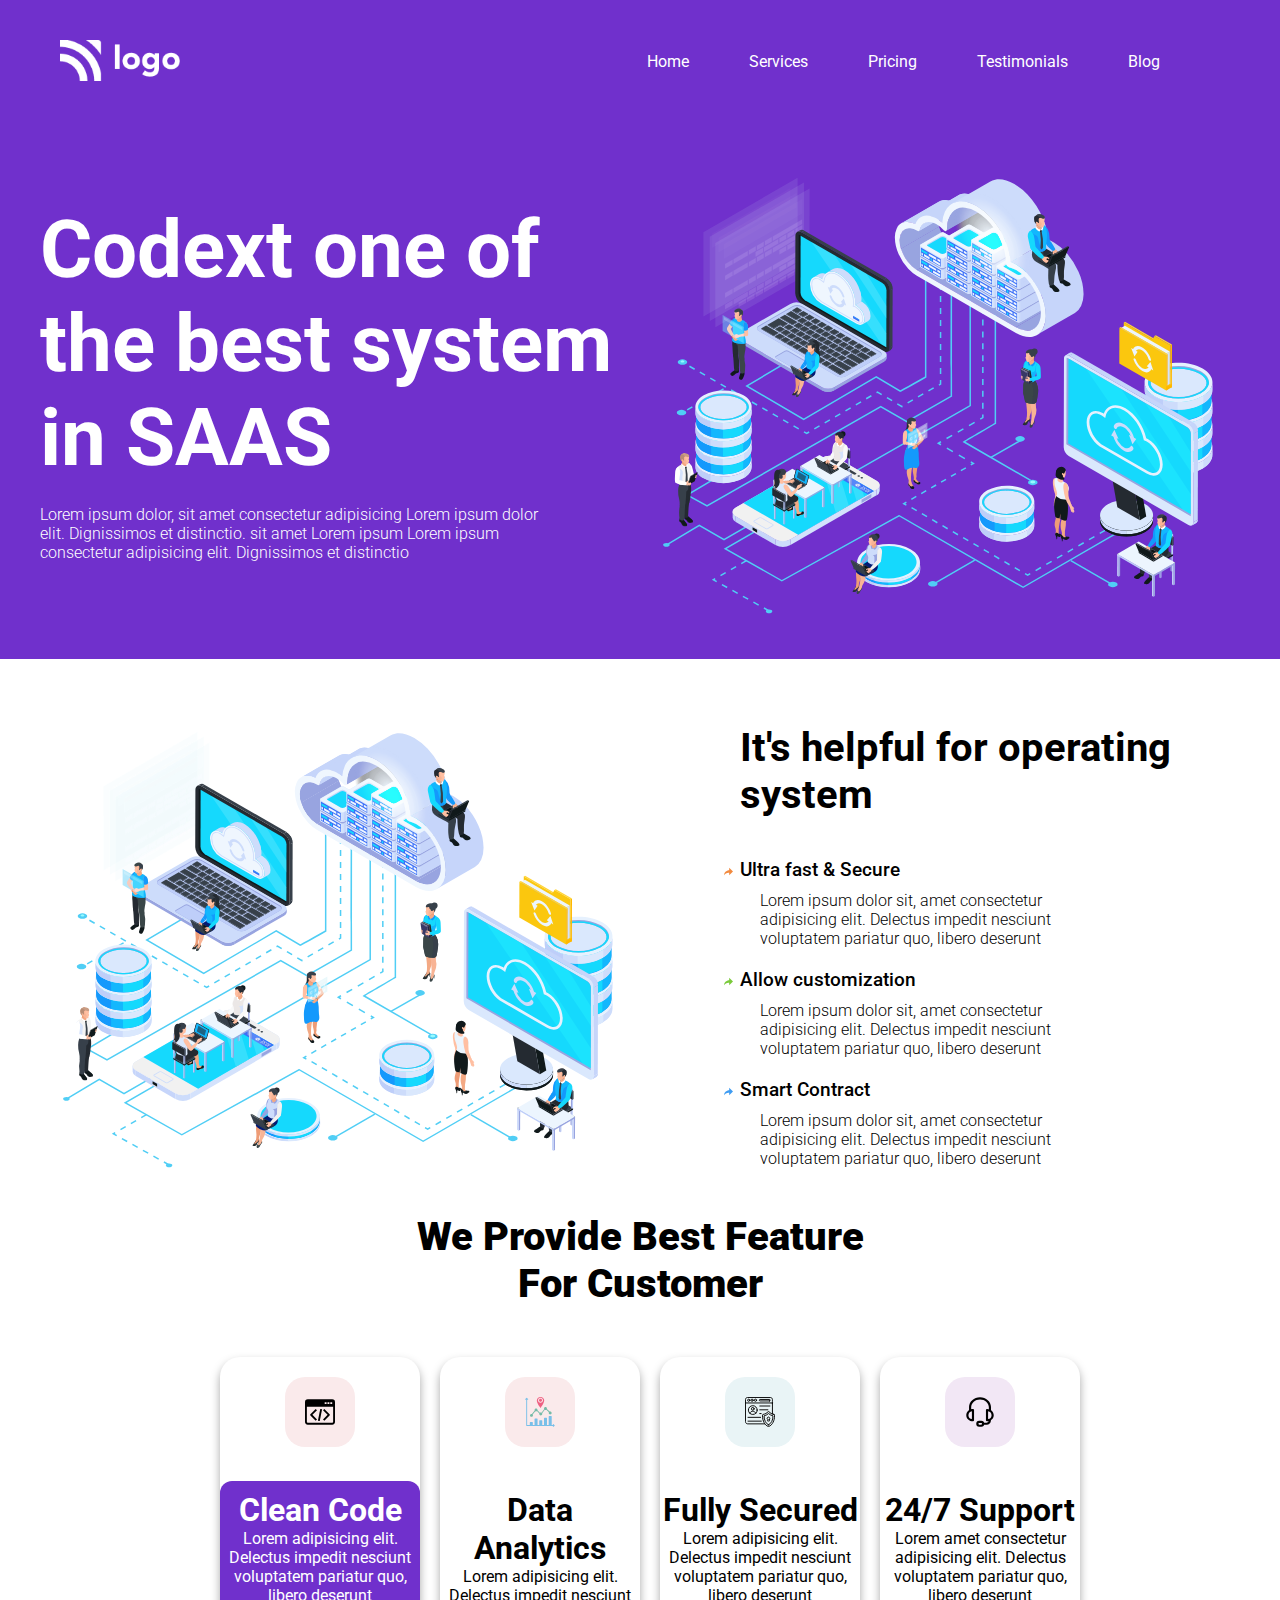
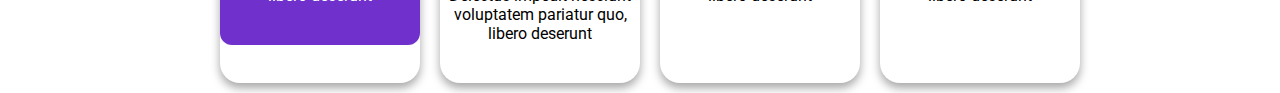
<file: index.html>
<!DOCTYPE html>
<html lang="en">
<head>
    <meta charset="UTF-8">
    <meta http-equiv="X-UA-Compatible" content="IE=edge">
    <meta name="viewport" content="width=device-width, initial-scale=1.0">
    <link rel="stylesheet" href="https://cdnjs.cloudflare.com/ajax/libs/font-awesome/6.1.2/css/all.min.css" integrity="sha512-1sCRPdkRXhBV2PBLUdRb4tMg1w2YPf37qatUFeS7zlBy7jJI8Lf4VHwWfZZfpXtYSLy85pkm9GaYVYMfw5BC1A==" crossorigin="anonymous" referrerpolicy="no-referrer" />
    <link rel="stylesheet" href="style.css">
    <title>Document</title>
</head>
<body>
    <section class="first-home">
        <nav class="nav">
            <div class="home-logo">
                <img src="photos/empty/white-logo.png" alt="">
            </div>
            <ul>
                <li><a href="">Home</a></li>
                <li><a href="service.html">Services</a></li>
                <li><a href="">Pricing</a></li>
                <li><a href="">Testimonials</a></li>
                <li><a href="">Blog</a></li>
            </ul>
            <div class="screen-bars">
                <i class="fa-solid fa-bars"></i>
            </div>
        </nav>
        <div class="codext home-div-first">
            <div>
                <h1>Codext one of <br> the best system <br> in SAAS</h1>
                <p>Lorem ipsum dolor, sit amet consectetur adipisicing Lorem ipsum dolor<br> elit. Dignissimos et distinctio. sit amet Lorem ipsum Lorem ipsum<br> consectetur adipisicing elit. Dignissimos et distinctio</p>
            </div>
            <div>
                <img src="photos/SAAS-landing-page/first.svg" alt="">
            </div>
        </div>
    </section>
    <div class="div-second home-div-first">
        <div>
            <img src="photos/SAAS-landing-page/first.svg" alt="">
        </div>
        <div class="points">
            <h1>It's helpful for operating <br> system</h1>
            <div>
                <li class="arrow1">Ultra fast & Secure</li>
                <p>Lorem ipsum dolor sit, amet consectetur adipisicing elit. Delectus impedit nesciunt voluptatem pariatur quo, libero deserunt</p>
            </div>
            <div class="arrow2">
                <li>Allow customization</li>
                <p>Lorem ipsum dolor sit, amet consectetur adipisicing elit. Delectus impedit nesciunt voluptatem pariatur quo, libero deserunt</p>
            </div>
            <div class="arrow3">
                <li>Smart Contract</li>
                <p>Lorem ipsum dolor sit, amet consectetur adipisicing elit. Delectus impedit nesciunt voluptatem pariatur quo, libero deserunt</p>
            </div>
        </div>
    </div>
    <h1 class="box-head"> We Provide Best Feature <br> For Customer</h1>
    <section class="boxes">
        <div class="code">
            <img src="photos/SAAS-landing-page/web-developing.svg" alt="">
            <h1 class="hov-h1">Clean Code</h1>
            <p class="hov-p">Lorem adipisicing elit. Delectus impedit nesciunt voluptatem pariatur quo, libero deserunt</p>
        </div>
        <div class="analytics">
            <img src="photos/SAAS-landing-page/data-analytics.svg" alt="">
            <h1>Data Analytics</h1>
            <p>Lorem adipisicing elit. Delectus impedit nesciunt voluptatem pariatur quo, libero deserunt</p>
        </div>
        <div class="secure">
            <img src="photos/SAAS-landing-page/secured-profile.svg" alt="">
            <h1>Fully Secured</h1>
            <p>Lorem adipisicing elit. Delectus impedit nesciunt voluptatem pariatur quo, libero deserunt</p>
        </div>
        <div class="supp">
            <img src="photos/SAAS-landing-page/support.svg" alt="">
            <h1>24/7 Support</h1>
            <p>Lorem amet consectetur adipisicing elit. Delectus voluptatem pariatur quo, libero deserunt</p>
        </div>
    </section>
</body>
</html>
</file>
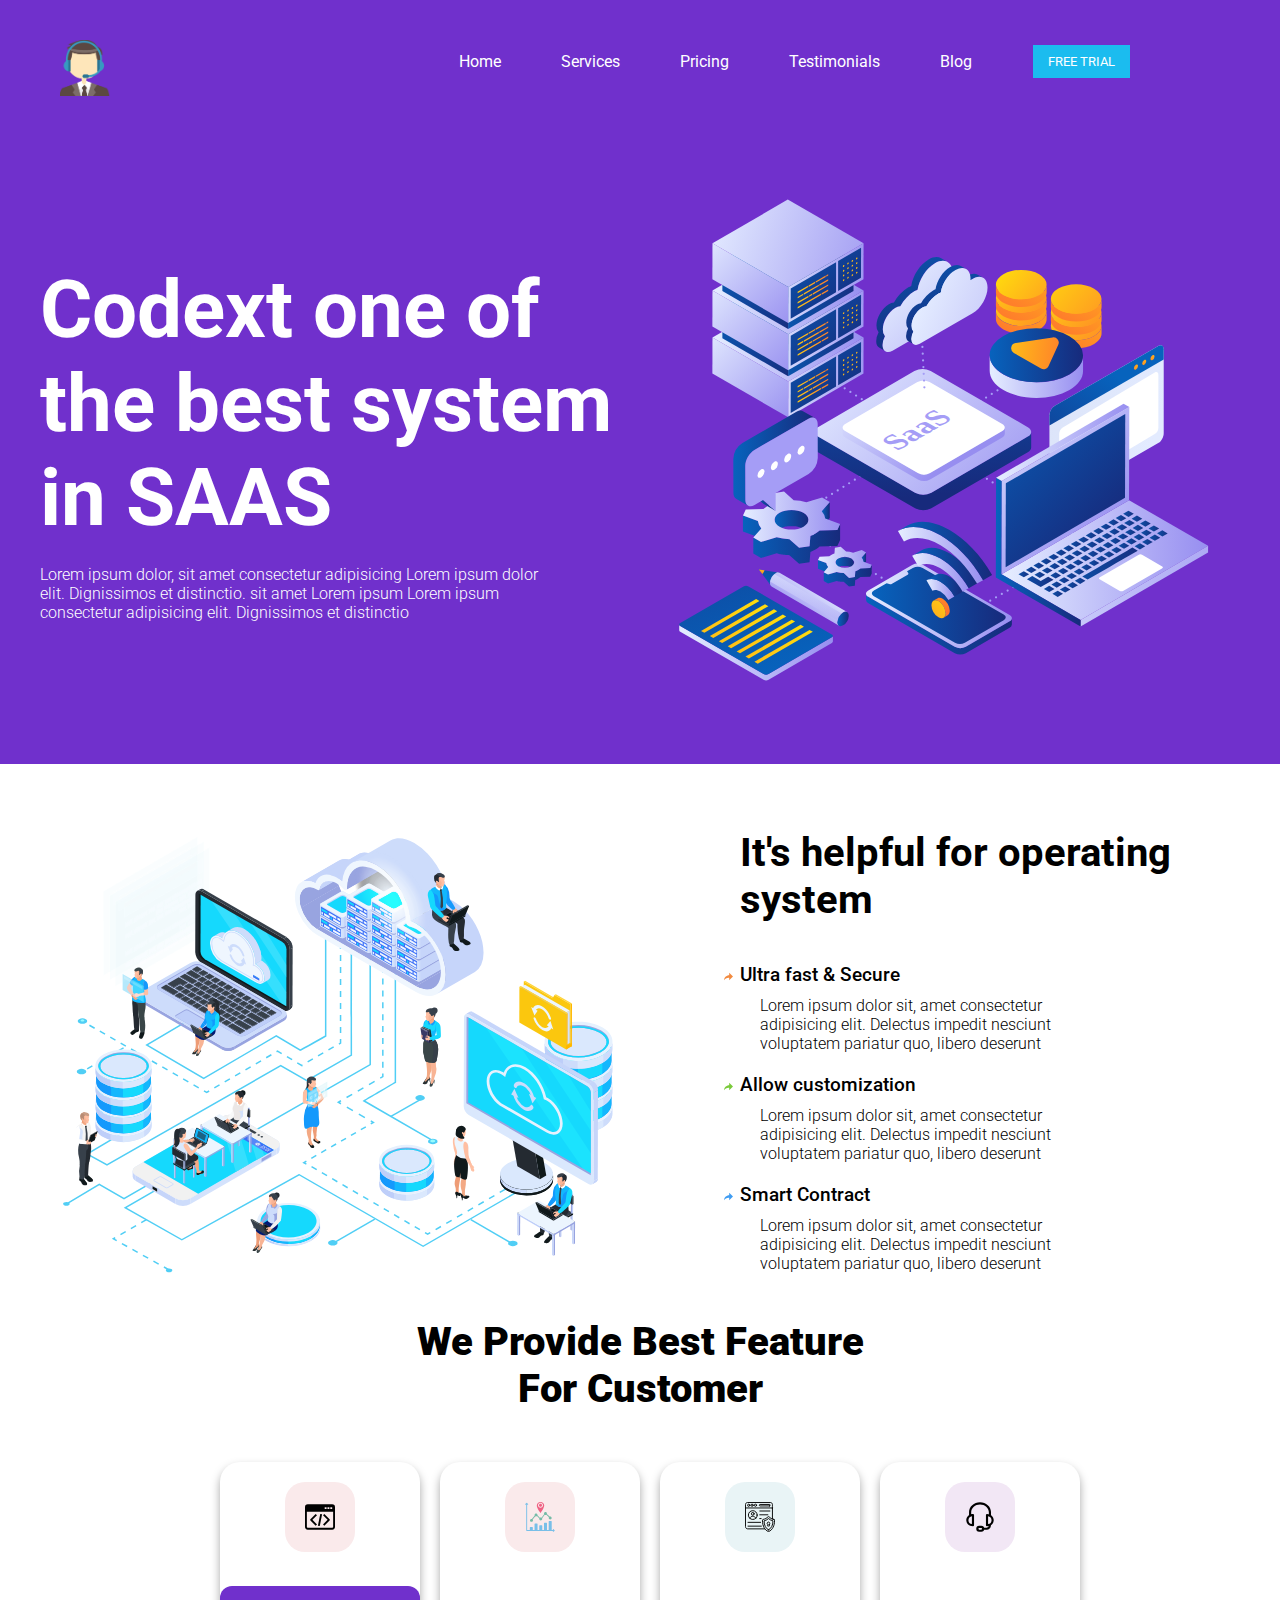
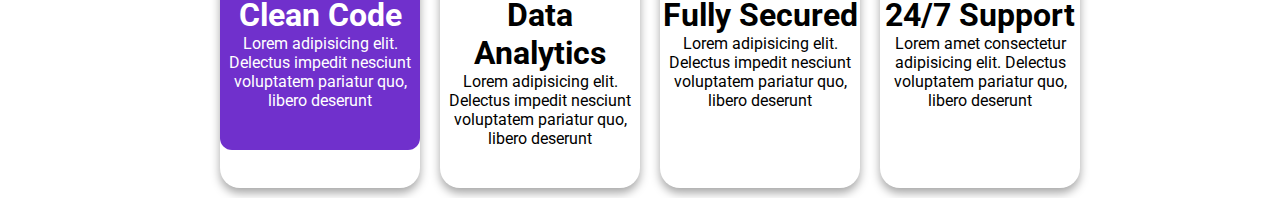
<file: service.html>
<!DOCTYPE html>
<html lang="en">
<head>
    <meta charset="UTF-8">
    <meta http-equiv="X-UA-Compatible" content="IE=edge">
    <meta name="viewport" content="width=device-width, initial-scale=1.0">
    <link rel="stylesheet" href="style.css">
    <link rel="stylesheet" href="service.css">
    <title>Document</title>
</head>
<body>
    <section class="first-home">
        <nav class="nav">
            <div class="home-logo next-page-logo">
                <img src="photos/empty/service-logo.png" alt="">
            </div>
            <ul>
                <li><a href="index.html">Home</a></li>
                <li><a href="">Services</a></li>
                <li><a href="">Pricing</a></li>
                <li><a href="">Testimonials</a></li>
                <li><a href="">Blog</a></li>
            </ul>
            <div>
                <button class="btn-group">Free Trial</button>
            </div>
        </nav>
        <div class="codext home-div-first">
            <div>
                <h1>Codext one of <br> the best system <br> in SAAS</h1>
                <p>Lorem ipsum dolor, sit amet consectetur adipisicing Lorem ipsum dolor<br> elit. Dignissimos et distinctio. sit amet Lorem ipsum Lorem ipsum<br> consectetur adipisicing elit. Dignissimos et distinctio</p>
            </div>
            <div>
                <img src="photos/SAAS-landing-page/second.svg" alt="">
            </div>
        </div>
    </section>
    <div class="div-second home-div-first">
        <div>
            <img src="photos/SAAS-landing-page/first.svg" alt="">
        </div>
        <div class="points">
            <h1>It's helpful for operating <br> system</h1>
            <div>
                <li class="arrow1">Ultra fast & Secure</li>
                <p>Lorem ipsum dolor sit, amet consectetur adipisicing elit. Delectus impedit nesciunt voluptatem pariatur quo, libero deserunt</p>
            </div>
            <div>
                <li class="arrow2">Allow customization</li>
                <p>Lorem ipsum dolor sit, amet consectetur adipisicing elit. Delectus impedit nesciunt voluptatem pariatur quo, libero deserunt</p>
            </div>
            <div>
                <li class="arrow3">Smart Contract</li>
                <p>Lorem ipsum dolor sit, amet consectetur adipisicing elit. Delectus impedit nesciunt voluptatem pariatur quo, libero deserunt</p>
            </div>
        </div>
    </div>
    <h1 class="box-head"> We Provide Best Feature <br> For Customer</h1>
    <section class="boxes">
        <div class="code">
            <img src="photos/SAAS-landing-page/web-developing.svg" alt="">
            <h1 class="hov-h1-service hov-h1">Clean Code</h1>
            <p class="hov-p">Lorem adipisicing elit. Delectus impedit nesciunt voluptatem pariatur quo, libero deserunt</p>
        </div>
        <div class="analytics">
            <img src="photos/SAAS-landing-page/data-analytics.svg" alt="">
            <h1>Data Analytics</h1>
            <p>Lorem adipisicing elit. Delectus impedit nesciunt voluptatem pariatur quo, libero deserunt</p>
        </div>
        <div class="secure">
            <img src="photos/SAAS-landing-page/secured-profile.svg" alt="">
            <h1>Fully Secured</h1>
            <p>Lorem adipisicing elit. Delectus impedit nesciunt voluptatem pariatur quo, libero deserunt</p>
        </div>
        <div class="supp">
            <img src="photos/SAAS-landing-page/support.svg" alt="">
            <h1>24/7 Support</h1>
            <p>Lorem amet consectetur adipisicing elit. Delectus voluptatem pariatur quo, libero deserunt</p>
        </div>
    </section>
</body>
</html>
</file>
<file: style.css>
@import url('https://fonts.googleapis.com/css2?family=Roboto:wght@300;400;500;700;900&display=swap');

*{
    margin: 0;
    padding: 0;
    outline: 0;
    font-family: 'Roboto', sans-serif;
}
.nav{
    display: flex;
    flex-direction: row;
    justify-content: space-between;
    padding-top: 40px;
    font-weight: 500;
    padding: 20px 60px;
    padding-top: 40px;
    color: #ffffff;
}
nav ul{
    display: flex;
    list-style-type: none;
    text-decoration: none;
    flex-direction: row;
    justify-content: space-between;
    padding-top: 12px;
    padding-left: 30%;
}
nav ul li a{
    margin-right: 60px;
    text-decoration: none;
    font-weight: 400;
    padding-top: 15px;
    color: #ffffff;
}
nav ul li a:hover{
    font-weight: 700;
    color: #1BBCEF;
}
.home-div-first{
    display: grid;
    grid-template-columns: 1fr 1fr;
    grid-template-rows: 1fr;
    align-items: center;
    padding: 20px 40px;
    color: #ffffff;
}
.first-home{
    background-color: #7030CC;
}
.home-div-first h1{
    font-weight: 700;
    font-size: 80px;
    padding-bottom: 20px;
}
.home-div-first img{
    width: 100%;
}
.home-logo img{
    width: 120px;
}
.home-div-first p{
    font-weight: 300;
}
.btn-group{
    padding: 9px 15px;
    background-color: #1BBCEF;
    color: #ffffff;
    text-transform: uppercase;
    border: none;
    margin-top: 5px;
    margin-right: 90px;
}
.points{
    display: grid;
    grid-template-columns: 1fr;
    grid-template-rows: 1fr;
    color: #000000;
    padding: 0px;
    margin: 0px;
    margin-left: 100px;
}
.points h1,.points div{
    padding-top: 20px;
}
.points p{
    padding-left: 20px;
    padding-top: 10px;
    padding-right: 150px;
}
.points h1{
    font-size: 40px;
}
.points li{
    font-size: larger;
    font-weight: 500;
    /* list-style-image: url("photos/someone/project13-icons/share-arrow2.svg"); */
}
.arrow1{
    list-style-image: url(photos/someone/project13-icons/share-arrow1.svg);
}
.arrow2{
    list-style-image: url(photos/someone/project13-icons/share-arrow2.svg);
}
.arrow3{
    list-style-image: url(photos/someone/project13-icons/share-arrow3.svg);
}
.boxes{
    display: grid;
    grid-template-columns: 1fr 1fr 1fr 1fr;
    grid-template-rows: 1fr;
    margin: 10px 200px;
}
.boxes img{
    width: 15%;
    padding: 20px 20px;
    border-radius: 20px;
    z-index: 2;
    margin-bottom: 30px;
}
.boxes div{
    text-align: center;
    margin-left: 20px;
    box-shadow: rgba(0, 0, 0, 0.35) 0px 5px 10px;
    border-radius: 20px;
    padding-top: 20px;
    /* padding-bottom: 40px; */
}
.boxes h1{
    padding-top: 10px;
}
.boxes p{
    padding-bottom: 40px;
    font-weight: 400;
}
.hov-h1{
    padding-top: 10px;
    color: #ffffff;
    border-radius: 12px 12px 0px 0px;
}
.hov-p{
    padding-bottom: 40px;
    color: #ffffff;
    border-radius: 0px 0px 12px 12px;
}
.code img{
    background-color: #FAEAEB;
}
.analytics img{
    background-color: #FAEAEB;
}
.secure img{
    background-color: #E9F4F6;
}
.supp img{
    background-color: #F2E7F5;
}
.box-head{
    text-align: center;
    padding-bottom: 40px;
    font-weight: 900;
    font-size: 40px;
}
.code p,.code h1{
    background-color: #7030CC;
}
.screen-bars{
    display: none;
}

@media screen and (max-width:1245px) {
    .first-home{
        width: 100%;
    }
    nav{
        width: 100%;
    }
    nav ul li a{
        margin-right: 20px;
    }
    nav ul{
        padding-left: 20px;
    }
}

@media screen and (max-width:1000px) {
    .div-second{
        grid-template-columns: 1fr;
    }
    .div-second img{
        width: 80%;
    }
    .boxes{
        grid-template-columns: 1fr 1fr;
    }
}

@media screen and (max-width:666px) {
    .points{
        margin-left: 0px;
    }
    .boxes{
        margin: 20px;
        row-gap: 20px;
    }
    .codext h1{
        font-size: 30px;
    }
    nav ul li{
        font-size: 13px;
        margin-right: 0px;
    }
    .nav{
        margin: 0px;
        padding: 10px;
    }
    .first-home{
        padding: 0px;
    }
    .home-logo img{
        width: 80px;
    }
    .home-logo{
        width: 60px;
    }
    .codext{
        display: flex;
        flex-wrap: wrap-reverse;
    }
    .nav ul li:nth-child(4){
        display: none;
    }
}

@media screen and (max-width:406px) {
    .nav ul li:nth-child(3){
        display: none;
    }
    .home-logo {
        width:80px;
    }
    .points p{
        padding-right: 0px;
    }
    .boxes h1{
        font-size: 18px;
    }
    .hov-p{
        font-size: 16px;
    }
    body{
        overflow-x: hidden;
    }
    .nav{
        overflow-x: hidden;
    }
}
</file>
<file: service.css>
.next-page-logo img{
    width: 50px;
}
</file>
